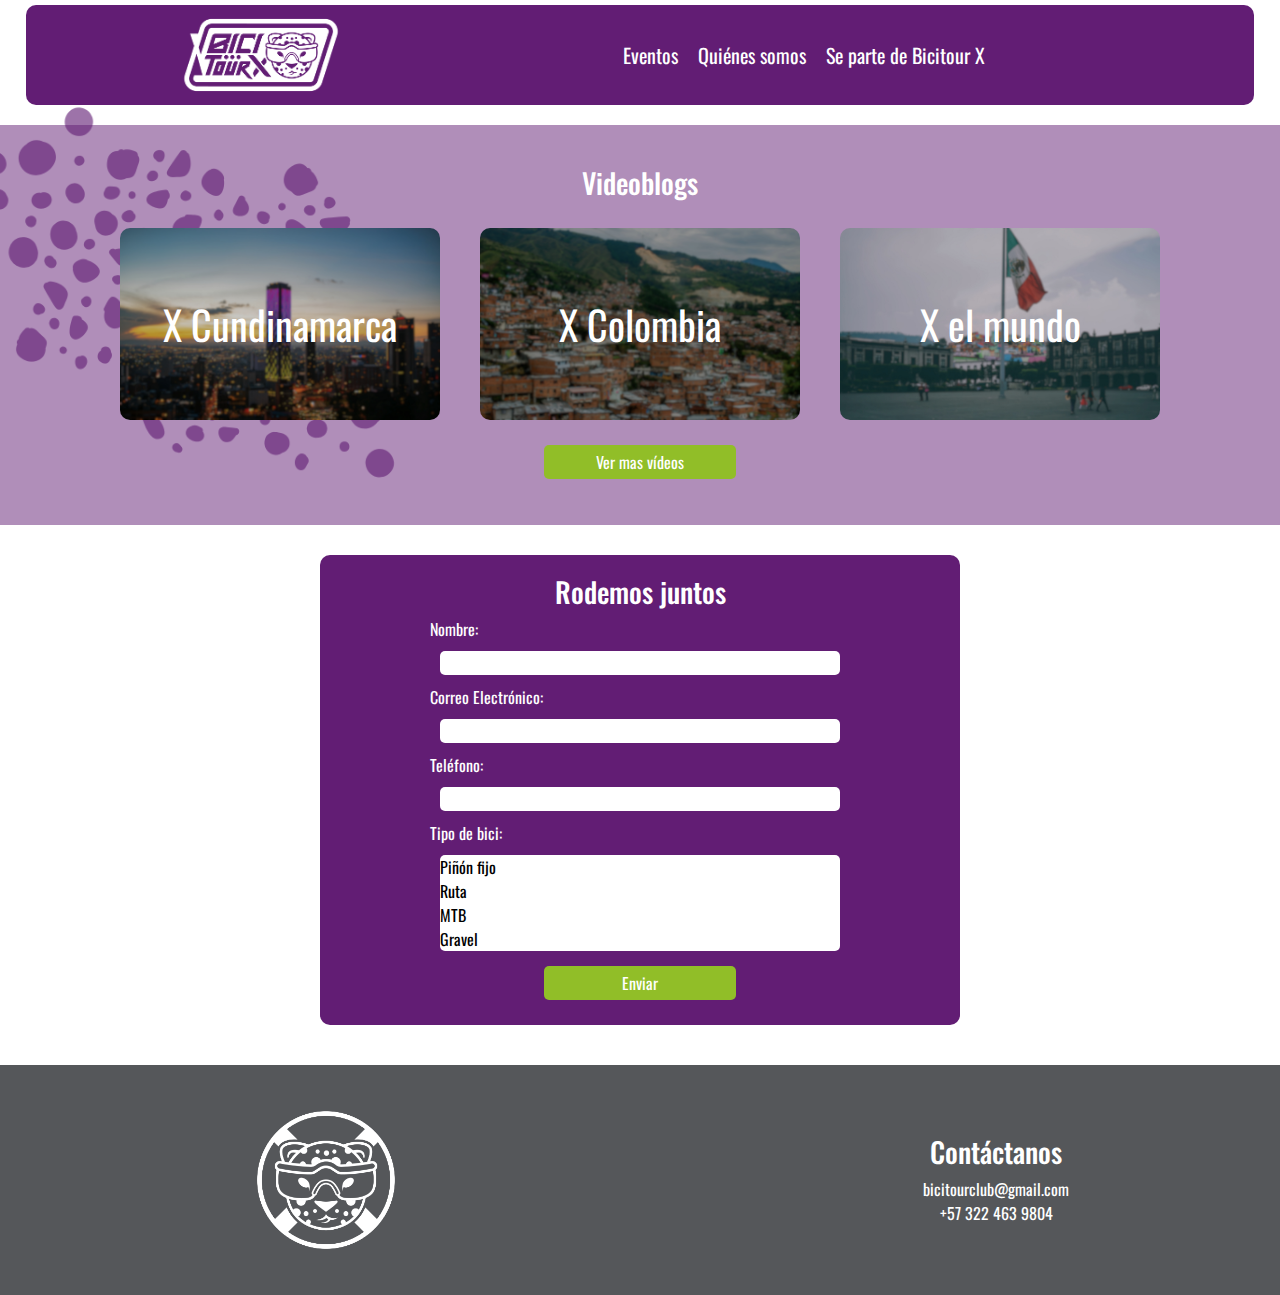
<file: index.html>
<!DOCTYPE html>
<html lang="en">

<head>
    <meta charset="UTF-8">
    <meta name="viewport" content="width=device-width, initial-scale=1.0">
    <link href="https://cdn.jsdelivr.net/npm/bootstrap@5.3.3/dist/css/bootstrap.min.css" rel="stylesheet"
        integrity="sha384-QWTKZyjpPEjISv5WaRU9OFeRpok6YctnYmDr5pNlyT2bRjXh0JMhjY6hW+ALEwIH" crossorigin="anonymous">
    <link rel="stylesheet" href="./assets/css/header.css">
    <link rel="stylesheet" href="./assets/css/seccion1.css">
    <link rel="stylesheet" href="./assets/css/videoblogs.css">
    <link rel="stylesheet" href="./assets/css/formulario.css">
    <link rel="stylesheet" href="./assets/css/footer.css">
    <link rel="stylesheet" href="https://cdnjs.cloudflare.com/ajax/libs/font-awesome/6.5.2/css/all.min.css" integrity="sha512-SnH5WK+bZxgPHs44uWIX+LLJAJ9/2PkPKZ5QiAj6Ta86w+fsb2TkcmfRyVX3pBnMFcV7oQPJkl9QevSCWr3W6A==" crossorigin="anonymous" referrerpolicy="no-referrer" />
    <link href="https://fonts.googleapis.com/css2?family=Oswald:wght@200..700&display=swap" rel="stylesheet">
    <link rel="icon" href="./assets/media/icono bicitour blanco.png">
    <title>Bicitour X</title>
</head>

<body>
    <header>
        <div class="headerLogo">
            <a href="./index.html"><img src="./assets/media/logo bicitour.png" alt="Logotipo Bicitour X"></a>
        </div>
        <div class="headerMenu">
            <ul class="headerList">
                <li><a href="./eventos.html">Eventos</a></li>
                <li><a href="./quienesSomos.html">Quiénes somos</a></li>
                <li><a href="./sePartedeBicitour.html">Se parte de Bicitour X</a></li>
            </ul>
        </div>
    </header>
    <!-- <section>
        <div id="carouselExampleAutoplaying" class="carousel slide fotosDestacadas" data-bs-ride="carousel">
            <div class="carousel-inner">
                <div class="carousel-item active">
                    <img src="./assets/media/community-concept-with-group-people.jpg" class="d-block w-100" alt="...">
                </div>
                <div class="carousel-item">
                    <img src="./assets/media/happy-african-woman-rides-modern-motorbike-park-looking-camera.jpg" class="d-block w-100" alt="...">
                </div>
                <div class="carousel-item">
                    <img src="./assets/media/portrait-athlete-competing-olympic-games-tournament.jpg" class="d-block w-100" alt="...">
                </div>
            </div>
            <button class="carousel-control-prev" type="button" data-bs-target="#carouselExampleAutoplaying"
                data-bs-slide="prev">
                <span class="carousel-control-prev-icon" aria-hidden="true"></span>
                <span class="visually-hidden">Previous</span>
            </button>
            <button class="carousel-control-next" type="button" data-bs-target="#carouselExampleAutoplaying"
                data-bs-slide="next">
                <span class="carousel-control-next-icon" aria-hidden="true"></span>
                <span class="visually-hidden">Next</span>
            </button>
        </div>
    </section> -->
    <section class="videoblogs">
        <h3>Videoblogs</h3>
        <div class="boxesVideoblogs">
            <a href="https://youtube.com/playlist?list=PLhKqyTb1zsV6OAPoK_BTnjXYs7vrudODO&si=TomG-SWfEWFe-2dz" class="bogota" target="_blank"><button>X Cundinamarca</button></a>
            <a href="https://youtube.com/playlist?list=PLhKqyTb1zsV6VMruHlDV0X-Z2WwA0gSyJ&si=pb0z4EhLt_Y1WKBC" class="colombia" target="_blank"><button>X Colombia</button></a>
            <a href="https://www.youtube.com/watch?v=ox666PHwvzU&list=PLhKqyTb1zsV6wMnjqutaoxxfOa1u2onfS" class="mundo" target="_blank"><button>X el mundo</button></a>
        </div>
        <div>
            <a href="https://www.youtube.com/@clubbicitour4903" target="_blank"><button class="boton">Ver mas vídeos</button></a>
        </div>
    </section>
    <section class="formulario">
        <div class="formularioRegistro">
            <form action="">
                <h3>Rodemos juntos</h3>
                <label for="nombre">Nombre:</label>
                <input type="text" id="nombre" name="nombre">
                <span class="span-message" id="span-name"></span>

                <label for="email">Correo Electrónico:</label>
                <input type="email" id="email" name="email" required>
                <span class="span-messageEmail" id=""></span>

                <label for="telefono">Teléfono:</label>
                <input type="tel" id="telefono" name="telefono" >

                <label for="opcion">Tipo de bici:</label>
                <select id="opciones" name="opcion" multiple size="4">
                    <option value="opcion1">Piñón fijo</option>
                    <option value="opcion2">Ruta</option>
                    <option value="opcion3">MTB</option>
                    <option value="opcion3">Gravel</option>
                </select>

                <div class="cajaBoton">
                    <button type="submit" class="boton" id="boton">Enviar</button>
                </div>
            </form>
        </div>
    </section>
    <footer>
        <div class="iconoFooter">
            <img src="./assets/media/icono bicitour blanco.png" alt="iconoBicitourX">
        </div>

        <div class="redesSociales">
            <ul>
                <li>
                    <a href="https://www.instagram.com/bicitour_x/" target="_blank"><i class="fa-brands fa-instagram"></i></a>
                </li>
                <li>
                    <a href="https://www.facebook.com/bicitourxcundinamarca8" target="_blank"><i class="fa-brands fa-facebook"></i></a>
                </li>
                <li>
                    <a href="https://www.youtube.com/@club_bicitour_x/" target="_blank"><i class="fa-brands fa-youtube"></i></a>
                </li>
            </ul>
        </div>

        <div class="contactanos">
            <h3>Contáctanos</h3>
            <p>bicitourclub@gmail.com</p>
            <p>+57 322 463 9804</p>
        </div>

        <!--<p>© Bicitour X desde el 2018</p> -->
    </footer>
    <script src="./assets/js/formulario.js"></script>
</body>

</html>
</file>
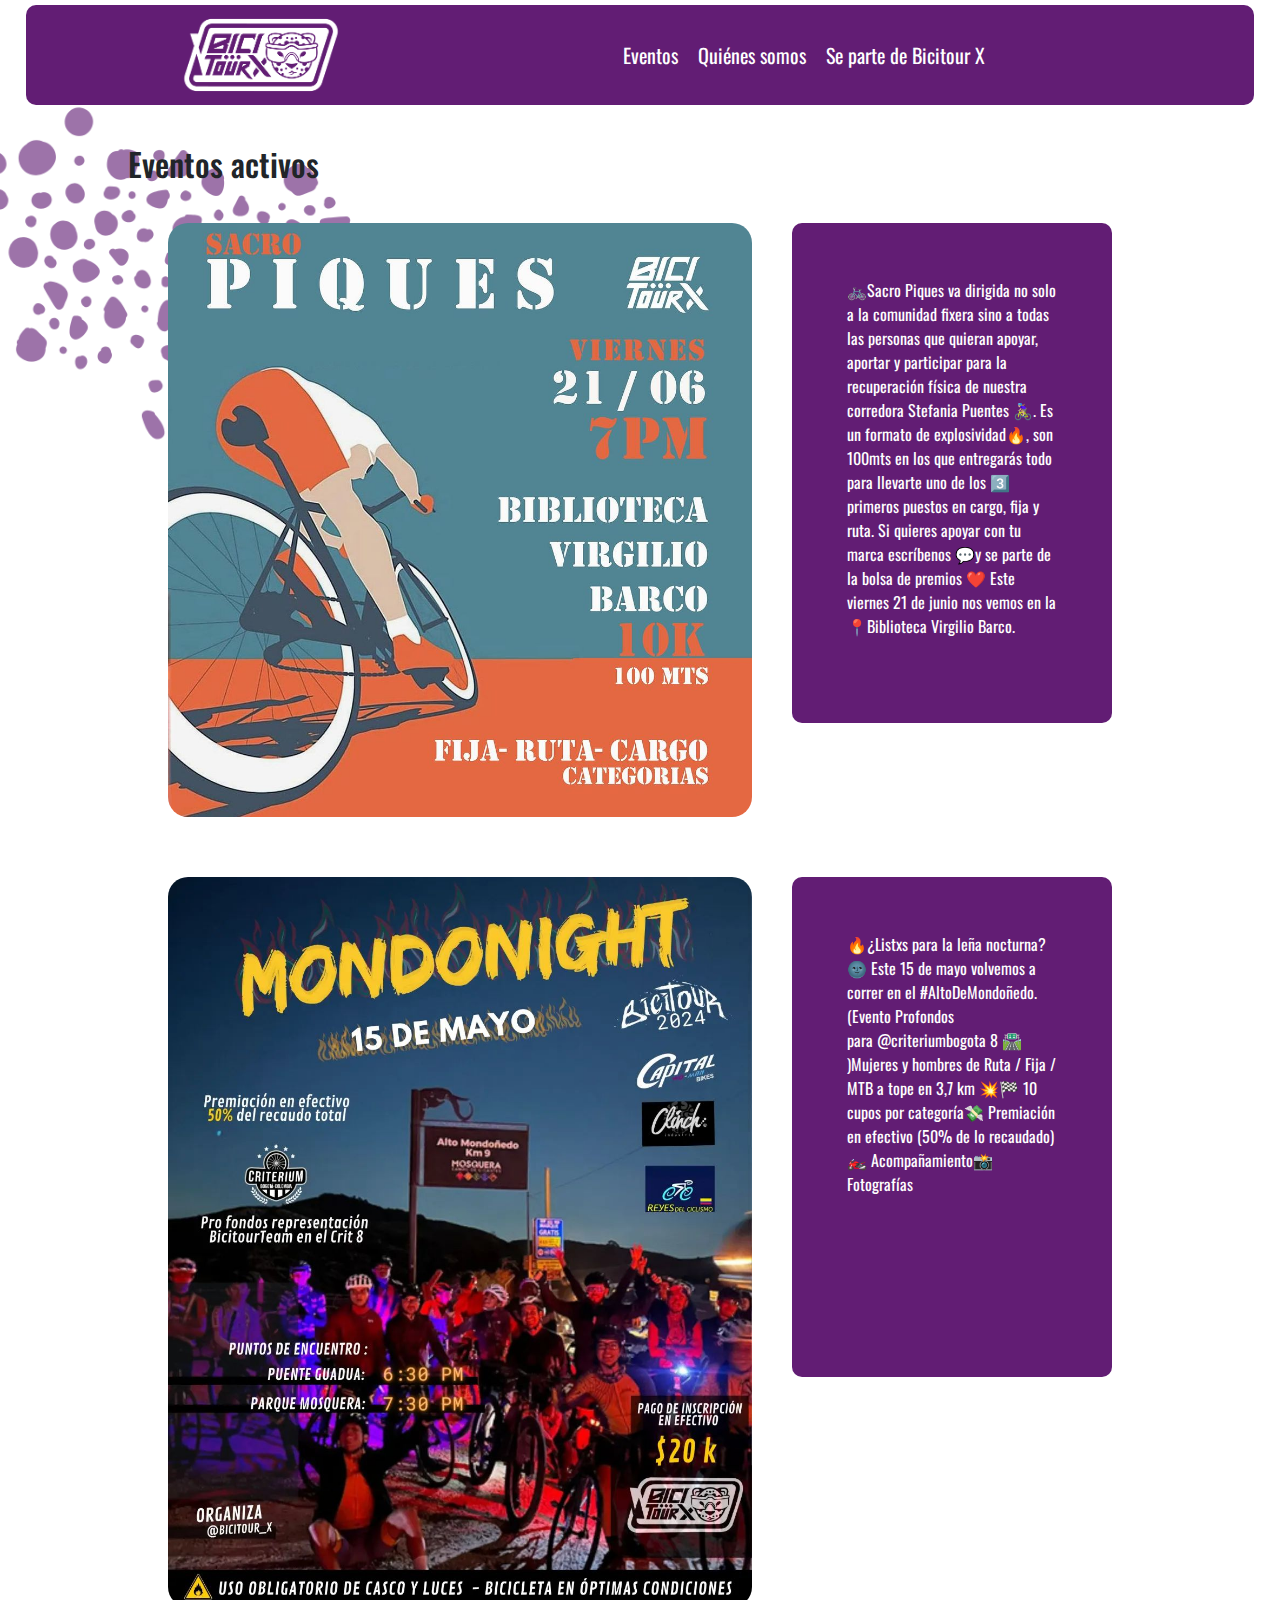
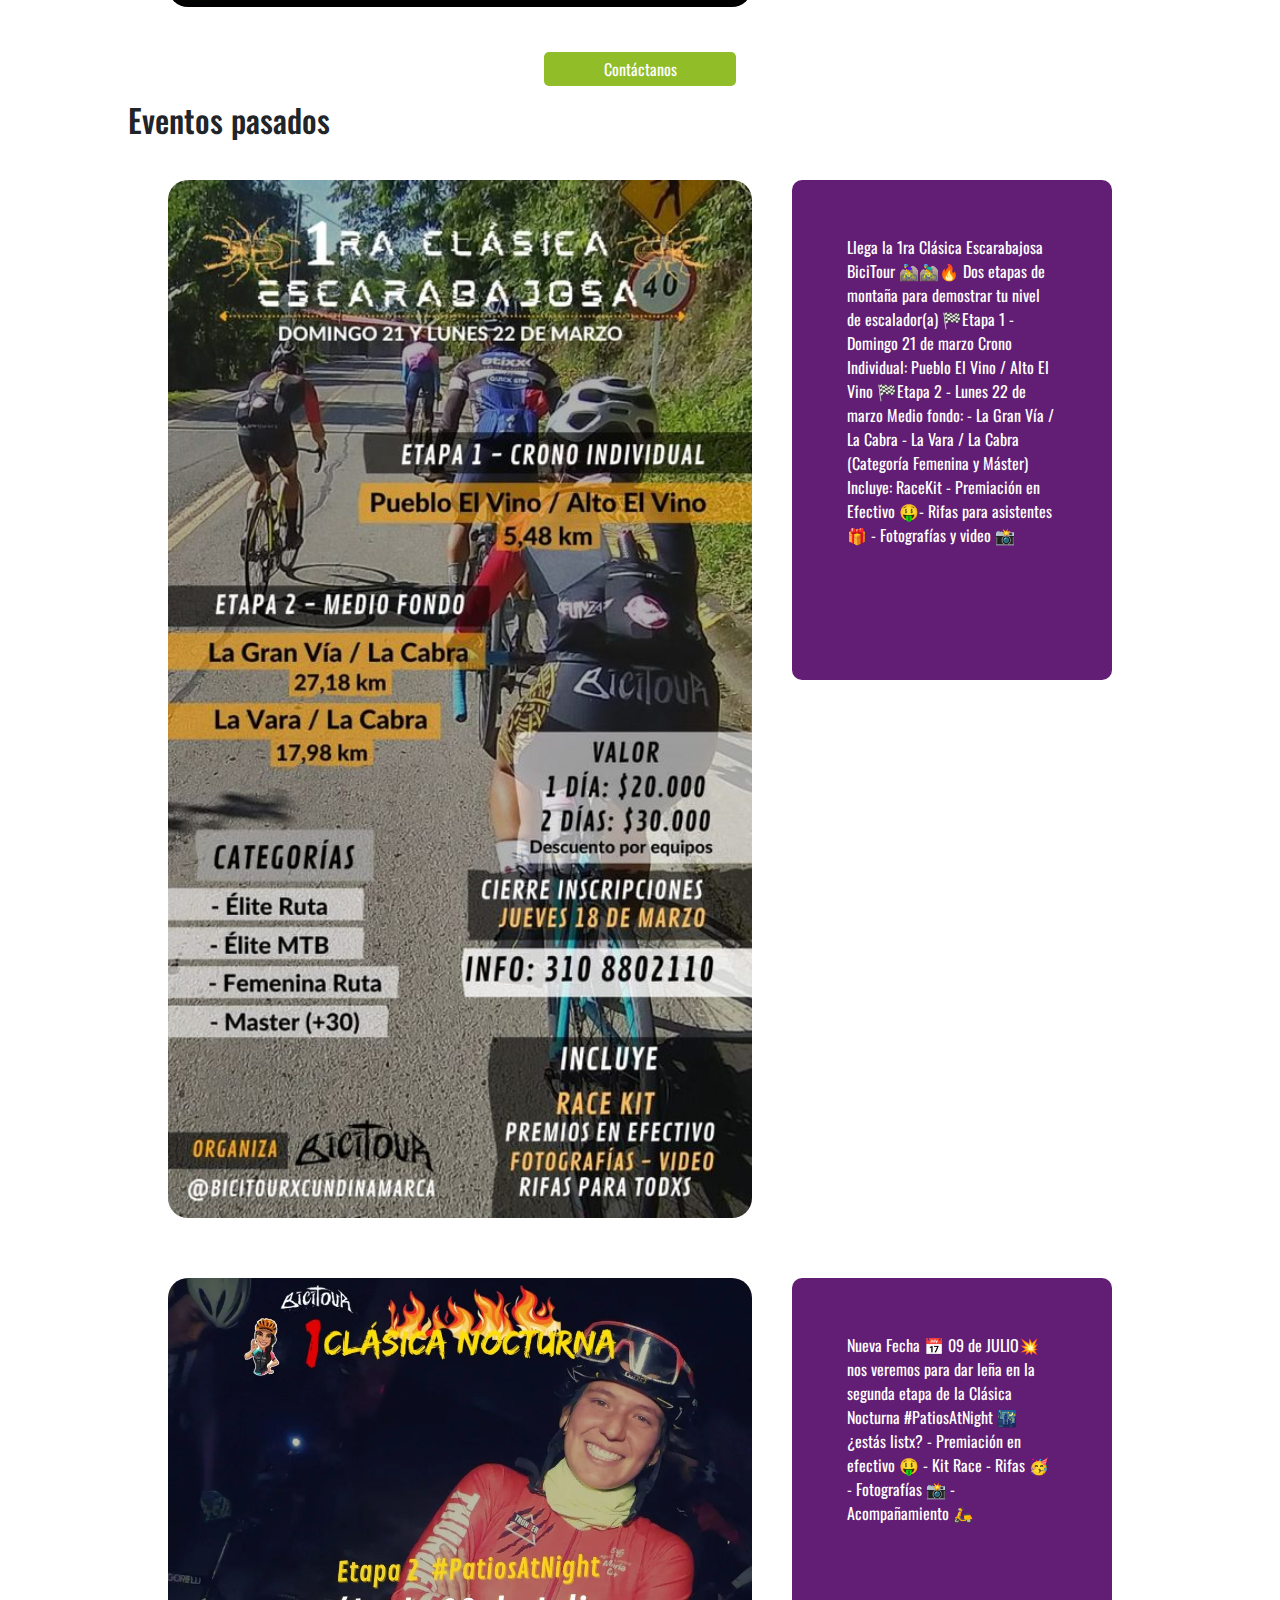
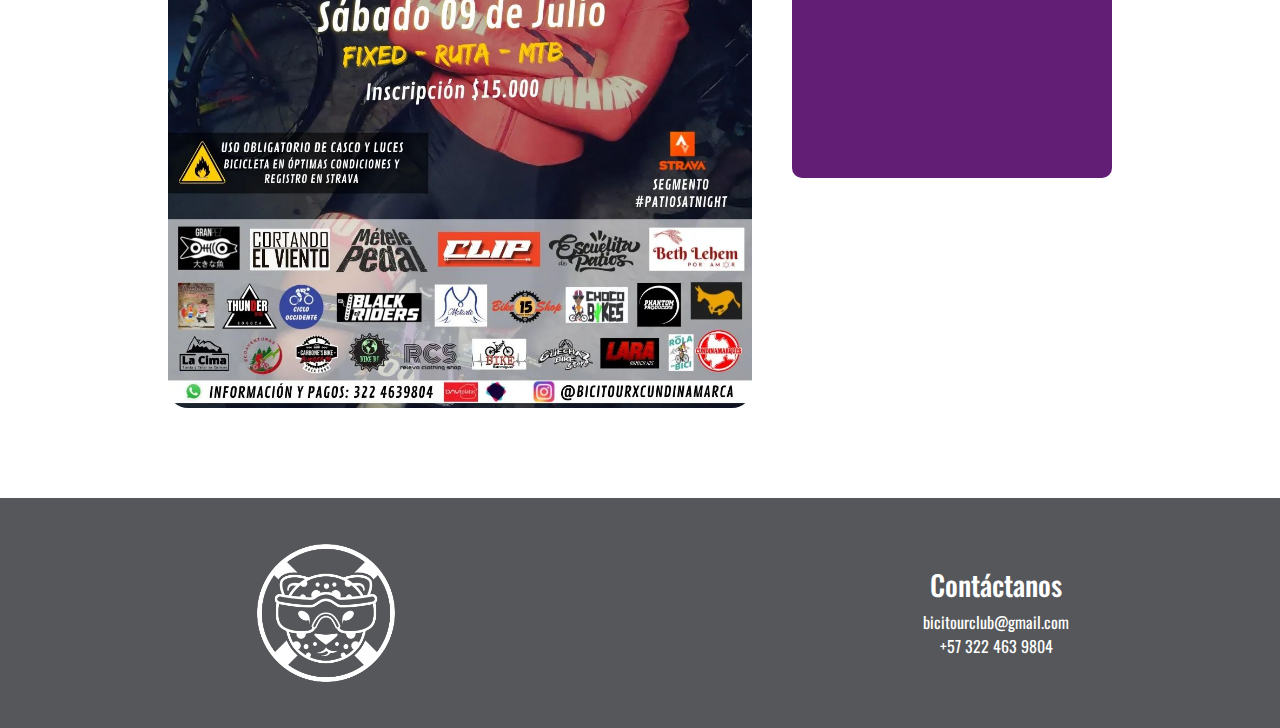
<file: eventos.html>
<!DOCTYPE html>
<html lang="en">

<head>
    <meta charset="UTF-8">
    <meta name="viewport" content="width=device-width, initial-scale=1.0">
    <link href="https://cdn.jsdelivr.net/npm/bootstrap@5.3.3/dist/css/bootstrap.min.css" rel="stylesheet"
        integrity="sha384-QWTKZyjpPEjISv5WaRU9OFeRpok6YctnYmDr5pNlyT2bRjXh0JMhjY6hW+ALEwIH" crossorigin="anonymous">
    <link rel="stylesheet" href="./assets/css/header.css">
    <link rel="stylesheet" href="./assets/css/seccion1.css">
    <link rel="stylesheet" href="./assets/css/videoblogs.css">
    <link rel="stylesheet" href="./assets/css/formulario.css">
    <link rel="stylesheet" href="./assets/css/footer.css">
    <link rel="stylesheet" href="./assets/css/eventos.css">
    <link rel="stylesheet" href="https://cdnjs.cloudflare.com/ajax/libs/font-awesome/6.5.2/css/all.min.css"
        integrity="sha512-SnH5WK+bZxgPHs44uWIX+LLJAJ9/2PkPKZ5QiAj6Ta86w+fsb2TkcmfRyVX3pBnMFcV7oQPJkl9QevSCWr3W6A=="
        crossorigin="anonymous" referrerpolicy="no-referrer" />
    <link href="https://fonts.googleapis.com/css2?family=Oswald:wght@200..700&display=swap" rel="stylesheet">
    <link rel="icon" href="./assets/media/icono bicitour blanco.png">
    <title>Bicitour X</title>
</head>

<body>
    <header>
        <div class="headerLogo">
            <a href="./index.html"><img src="./assets/media/logo bicitour.png" alt="Logotipo Bicitour X"></a>
        </div>
        <div class="headerMenu">
            <ul class="headerList">
                <li><a href="">Eventos</a></li>
                <li><a href="./quienesSomos.html">Quiénes somos</a></li>
                <li><a href="">Se parte de Bicitour X</a></li>
            </ul>
        </div>
    </header>

    <section class="eventos">
        <div class="eventosActivos">
            <h2>Eventos activos</h2>
            <div class="cajaEventos">
                <img src="./assets/media/Piques2106.jpg" alt="">
                <p>🚲Sacro Piques va dirigida no solo a la comunidad fixera sino a todas las personas que quieran
                    apoyar, aportar y participar para la recuperación física de nuestra corredora Stefania
                    Puentes 🚴🏼‍♀️. Es un formato de explosividad🔥, son 100mts en los que entregarás todo para
                    llevarte uno de los 3️⃣ primeros puestos en cargo, fija y ruta.
                    Si quieres apoyar con tu marca escríbenos 💬y se parte de la bolsa de premios ❤️
                    Este viernes 21 de junio nos vemos en la 📍Biblioteca Virgilio Barco.</p>
            </div>
            <div class="cajaEventos">
                <img src="./assets/media/mondoniedo.jpg" alt="">
                <p>🔥¿Listxs para la leña nocturna? 🌚 Este 15 de mayo volvemos a correr en el #AltoDeMondoñedo.(Evento
                    Profondos para @criteriumbogota 8 🛣️ )Mujeres y hombres de Ruta / Fija / MTB a tope en 3,7 km 💥🏁
                    10 cupos por categoría💸 Premiación en efectivo (50% de lo recaudado)🏍️ Acompañamiento📸
                    Fotografías</p>
            </div>
            <div class="botonEventos">
                <a href="https://wa.me/message/HSXUQ7TPHT5KM1" target="_blank">
                    <button class="boton">Contáctanos</button>
                </a>
            </div>
        </div>
        <div class="eventosPasados">
            <h2>Eventos pasados</h2>
            <div class="cajaEventos">
                <img src="./assets/media/clasicaEscarabajosa.jpg" alt="">
                <p>Llega la 1ra Clásica Escarabajosa BiciTour 🚵‍♀️🚵‍♂️🔥
                    Dos etapas de montaña para demostrar tu nivel de escalador(a)
                    🏁Etapa 1 - Domingo 21 de marzo
                    Crono Individual: Pueblo El Vino / Alto El Vino
                    🏁Etapa 2 - Lunes 22 de marzo
                    Medio fondo: - La Gran Vía / La Cabra
                    - La Vara / La Cabra (Categoría Femenina y Máster)
                    Incluye: RaceKit - Premiación en Efectivo 🤑- Rifas para asistentes 🎁 - Fotografías y video 📸</p>
            </div>
            <div class="cajaEventos">
                <img src="./assets/media/clasicaNocturna.jpg" alt="">
                <p>Nueva Fecha 📅 09 de JULIO💥 nos veremos para dar leña en la segunda etapa de la Clásica Nocturna
                    #PatiosAtNight 🌃 ¿estás listx?
                    - Premiación en efectivo 🤑
                    - Kit Race
                    - Rifas 🥳
                    - Fotografías 📸
                    - Acompañamiento 🛵</p>
            </div>
        </div>
    </section>

    <footer>
        <div class="iconoFooter">
            <img src="./assets/media/icono bicitour blanco.png" alt="iconoBicitourX">
        </div>

        <div class="redesSociales">
            <ul>
                <li>
                    <a href="https://www.instagram.com/bicitour_x/" target="_blank"><i
                            class="fa-brands fa-instagram"></i></a>
                </li>
                <li>
                    <a href="https://www.facebook.com/bicitourxcundinamarca8" target="_blank"><i
                            class="fa-brands fa-facebook"></i></a>
                </li>
                <li>
                    <a href="https://www.youtube.com/@club_bicitour_x/" target="_blank"><i
                            class="fa-brands fa-youtube"></i></a>
                </li>
            </ul>
        </div>

        <div class="contactanos">
            <h3>Contáctanos</h3>
            <p>bicitourclub@gmail.com</p>
            <p>+57 322 463 9804</p>
        </div>

        <!--<p>© Bicitour X desde el 2018</p> -->
    </footer>
</body>

</html>
</file>
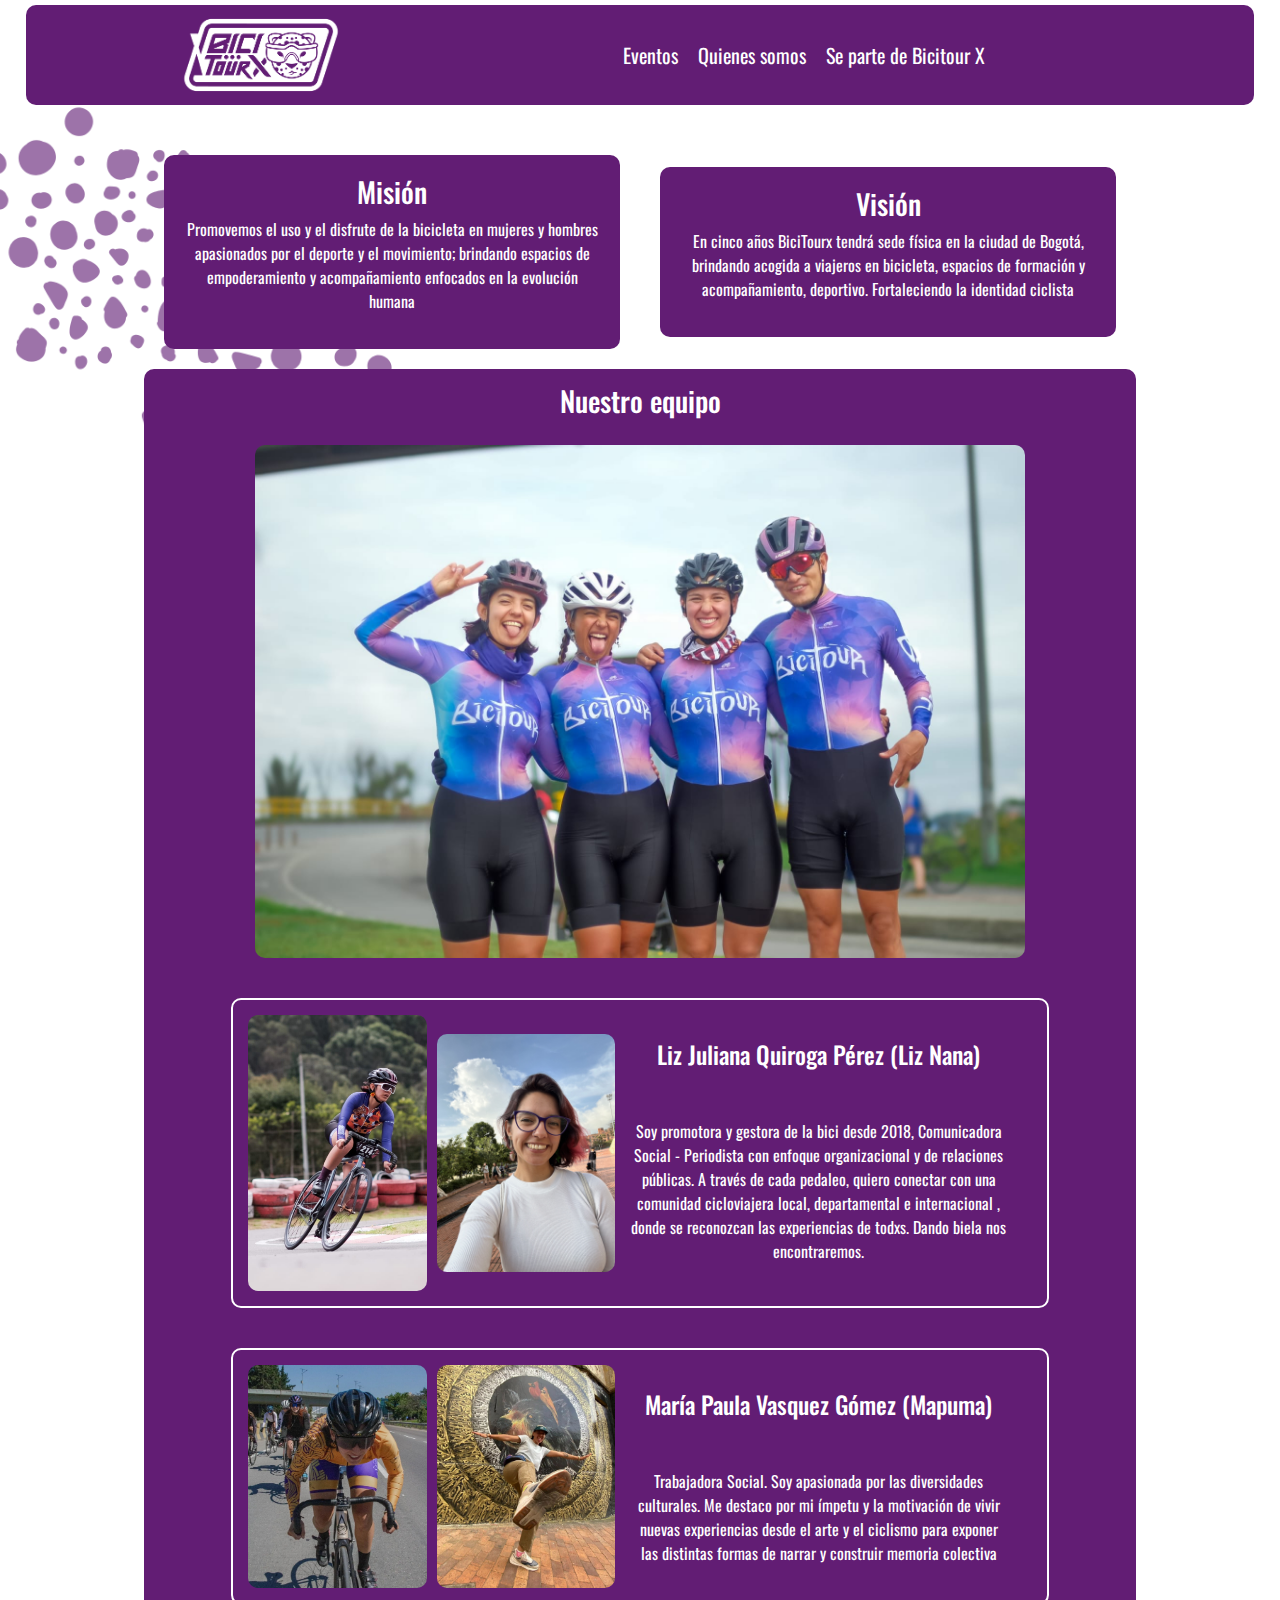
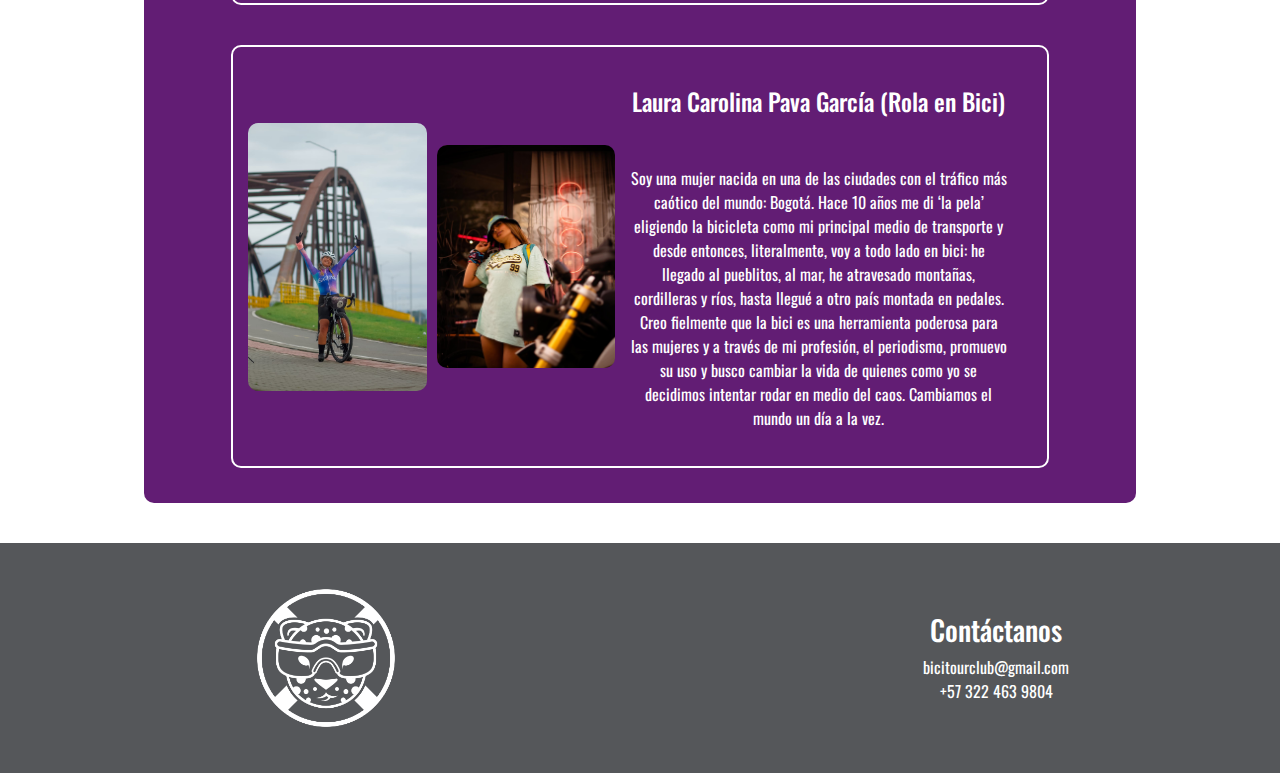
<file: quienesSomos.html>
<!DOCTYPE html>
<html lang="en">

<head>
    <meta charset="UTF-8">
    <meta name="viewport" content="width=device-width, initial-scale=1.0">
    <link href="https://cdn.jsdelivr.net/npm/bootstrap@5.3.3/dist/css/bootstrap.min.css" rel="stylesheet"
        integrity="sha384-QWTKZyjpPEjISv5WaRU9OFeRpok6YctnYmDr5pNlyT2bRjXh0JMhjY6hW+ALEwIH" crossorigin="anonymous">
    <link rel="stylesheet" href="./assets/css/header.css">
    <link rel="stylesheet" href="./assets/css/seccion1.css">
    <link rel="stylesheet" href="./assets/css/videoblogs.css">
    <link rel="stylesheet" href="./assets/css/formulario.css">
    <link rel="stylesheet" href="./assets/css/footer.css">
    <link rel="stylesheet" href="./assets/css/quienesSomos.css">
    <link rel="stylesheet" href="https://cdnjs.cloudflare.com/ajax/libs/font-awesome/6.5.2/css/all.min.css"
        integrity="sha512-SnH5WK+bZxgPHs44uWIX+LLJAJ9/2PkPKZ5QiAj6Ta86w+fsb2TkcmfRyVX3pBnMFcV7oQPJkl9QevSCWr3W6A=="
        crossorigin="anonymous" referrerpolicy="no-referrer" />
    <link href="https://fonts.googleapis.com/css2?family=Oswald:wght@200..700&display=swap" rel="stylesheet">
    <link rel="icon" href="./assets/media/icono bicitour blanco.png">
    <title>Bicitour X</title>
</head>

<body>
    <header>
        <div class="headerLogo">
            <a href="./index.html"><img src="./assets/media/logo bicitour.png" alt="Logotipo Bicitour X"></a>
        </div>
        <div class="headerMenu">
            <ul class="headerList">
                <li><a href="./eventos.html">Eventos</a></li>
                <li><a href="./quienesSomos.html">Quienes somos</a></li>
                <li><a href="./sePartedeBicitour.html">Se parte de Bicitour X</a></li>
            </ul>
        </div>
    </header>
    <section class="quienesSomos">
        <div class="misionVisionBox">
            <div class="misionVision">
                <h3>Misión</h3>
                <p>Promovemos el uso y el disfrute de la bicicleta en mujeres y hombres apasionados por el deporte y el
                    movimiento; brindando espacios de empoderamiento y acompañamiento enfocados en la evolución humana
                </p>
            </div>

            <div class="misionVision">
                <h3>Visión</h3>
                <p>En cinco años BiciTourx tendrá sede física en la ciudad de Bogotá, brindando acogida a viajeros en
                    bicicleta, espacios de formación y acompañamiento, deportivo. Fortaleciendo la identidad ciclista
                </p>
            </div>
        </div>

        <div class="nuestroEquipo">
            <h3>Nuestro equipo</h3>
            <img src="./assets/media/qs equipo.jpg" alt="equipoBicitour" width="80%">

            <div class="perfilesEquipo">
                <div class="fotosPerfil">
                    <img src="./assets/media/biciLiz.jpg" alt="">
                    <img src="./assets/media/normiLiz.jpg" alt="">
                </div>
                <div class="textoPerfil">
                    <h4>Liz Juliana Quiroga Pérez (Liz Nana)</h4>
                    <p>Soy promotora y gestora de la bici desde 2018, Comunicadora Social - Periodista con enfoque organizacional y de relaciones públicas. A través de cada pedaleo, quiero conectar con una comunidad cicloviajera local, departamental e internacional , donde se reconozcan las experiencias de todxs. Dando biela nos encontraremos.</p>
                </div>
            </div>
            <div class="perfilesEquipo">
                <div class="fotosPerfil">
                    <img src="./assets/media/biciMapu.jpg" alt="">
                    <img src="./assets/media/normiMapu.jpg" alt="">
                </div>
                <div class="textoPerfil">
                    <h4>María Paula Vasquez Gómez (Mapuma)</h4>
                    <p>Trabajadora Social. Soy apasionada por las diversidades culturales. Me destaco por mi ímpetu  y la motivación de vivir nuevas experiencias desde el arte y el ciclismo para exponer las distintas formas de narrar y construir memoria colectiva</p>
                </div>
            </div>
            <div class="perfilesEquipo">
                <div class="fotosPerfil">
                    <img src="./assets/media/biciRola.JPG" alt="">
                    <img src="./assets/media/normiRola.JPG" alt="">
                </div>
                <div class="textoPerfil">
                    <h4>Laura Carolina Pava García (Rola en Bici)</h4>
                    <p>Soy una mujer nacida en una de las ciudades con el tráfico más caótico del mundo: Bogotá. Hace 10 años me di ‘la pela’ eligiendo la bicicleta como mi principal medio de transporte y desde entonces, literalmente, voy a todo lado en bici: he llegado al pueblitos, al mar, he atravesado montañas, cordilleras y ríos, hasta llegué a otro país montada en pedales. Creo fielmente que la bici es una herramienta poderosa para las mujeres y a través de mi profesión, el periodismo, promuevo su uso y busco cambiar la vida de quienes como yo se decidimos intentar rodar en medio del caos. Cambiamos el mundo un día a la vez.</p>
                </div>
            </div>
        </div>
    </section>
    <footer>
        <div class="iconoFooter">
            <img src="./assets/media/icono bicitour blanco.png" alt="iconoBicitourX">
        </div>

        <div class="redesSociales">
            <ul>
                <li>
                    <a href="https://www.instagram.com/bicitour_x/" target="_blank"><i
                            class="fa-brands fa-instagram"></i></a>
                </li>
                <li>
                    <a href="https://www.facebook.com/bicitourxcundinamarca8" target="_blank"><i
                            class="fa-brands fa-facebook"></i></a>
                </li>
                <li>
                    <a href="https://www.youtube.com/@club_bicitour_x/" target="_blank"><i
                            class="fa-brands fa-youtube"></i></a>
                </li>
            </ul>
        </div>

        <div class="contactanos">
            <h3>Contáctanos</h3>
            <p>bicitourclub@gmail.com</p>
            <p>+57 322 463 9804</p>
        </div>

        <!--<p>© Bicitour X desde el 2018</p> -->
    </footer>
</body>

</html>
</file>
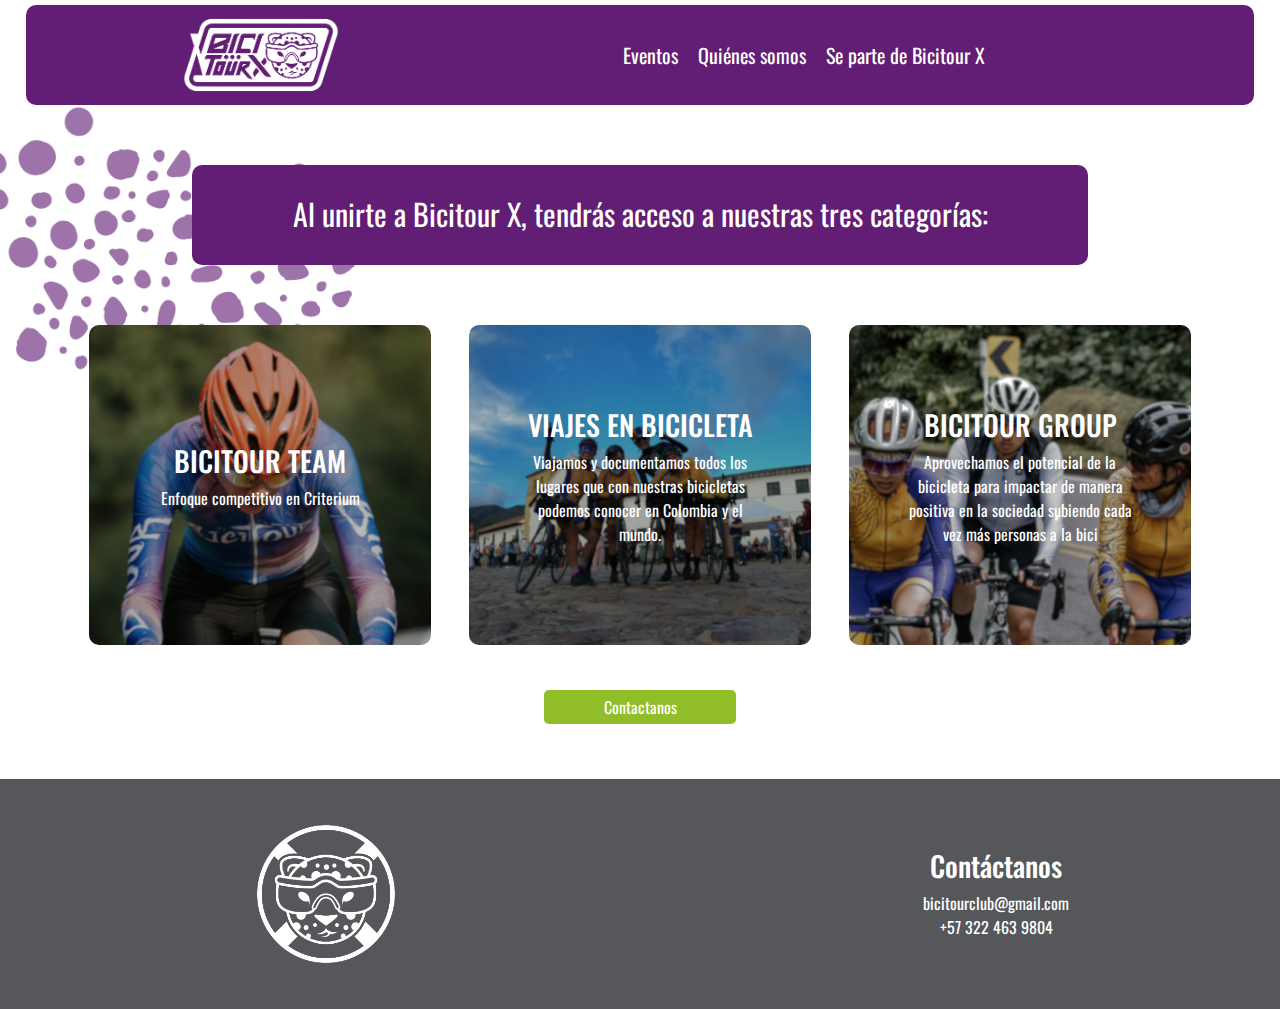
<file: sePartedeBicitour.html>
<!DOCTYPE html>
<html lang="en">
<head>
    <meta charset="UTF-8">
    <meta name="viewport" content="width=device-width, initial-scale=1.0">
    <link href="https://cdn.jsdelivr.net/npm/bootstrap@5.3.3/dist/css/bootstrap.min.css" rel="stylesheet"
        integrity="sha384-QWTKZyjpPEjISv5WaRU9OFeRpok6YctnYmDr5pNlyT2bRjXh0JMhjY6hW+ALEwIH" crossorigin="anonymous">
    <link rel="stylesheet" href="./assets/css/header.css">
    <link rel="stylesheet" href="./assets/css/seccion1.css">
    <link rel="stylesheet" href="./assets/css/videoblogs.css">
    <link rel="stylesheet" href="./assets/css/formulario.css">
    <link rel="stylesheet" href="./assets/css/footer.css">
    <link rel="stylesheet" href="./assets/css/sePartedeBicitour.css">
    <link rel="stylesheet" href="https://cdnjs.cloudflare.com/ajax/libs/font-awesome/6.5.2/css/all.min.css" integrity="sha512-SnH5WK+bZxgPHs44uWIX+LLJAJ9/2PkPKZ5QiAj6Ta86w+fsb2TkcmfRyVX3pBnMFcV7oQPJkl9QevSCWr3W6A==" crossorigin="anonymous" referrerpolicy="no-referrer" />
    <link href="https://fonts.googleapis.com/css2?family=Oswald:wght@200..700&display=swap" rel="stylesheet">
    <link rel="icon" href="./assets/media/icono bicitour blanco.png">
    <title>Bicitour X</title>
</head>
<body>
    <header>
        <div class="headerLogo">
            <a href="./index.html"><img src="./assets/media/logo bicitour.png" alt="Logotipo Bicitour X"></a>
        </div>
        <div class="headerMenu">
            <ul class="headerList">
                <li><a href="./eventos.html">Eventos</a></li>
                <li><a href="./quienesSomos.html">Quiénes somos</a></li>
                <li><a href="">Se parte de Bicitour X</a></li>
            </ul>
        </div>
    </header>
    <section class="cajaEnfoques">
        <p class="titulo">Al unirte a Bicitour X, tendrás acceso a nuestras tres categorías:</p>
        <div class="enfoques">
            <div class="bicitourTeam cajaEnfoquesIndividual">
                <h3>BICITOUR TEAM</h3>
                <p>Enfoque competitivo en Criterium</p>
            </div>
            <div class="viajesBicicleta cajaEnfoquesIndividual">
                <h3>VIAJES EN BICICLETA</h3>
                <p>Viajamos y documentamos todos los lugares
                    que con nuestras bicicletas
                    podemos conocer en Colombia y el mundo.
                </p>
            </div>
            <div class="bicitourGroup cajaEnfoquesIndividual">
                <h3>BICITOUR GROUP</h3>
                <p>Aprovechamos el potencial de la
                    bicicleta para impactar de manera
                    positiva en la sociedad subiendo
                    cada vez más personas a la bici
                </p>
            </div>
        </div>
        <div>
            <a href="https://wa.me/message/HSXUQ7TPHT5KM1" target="_blank"><button class="boton">Contactanos</button></a>
        </div>
    </section>

    <footer>
        <div class="iconoFooter">
            <img src="./assets/media/icono bicitour blanco.png" alt="iconoBicitourX">
        </div>

        <div class="redesSociales">
            <ul>
                <li>
                    <a href="https://www.instagram.com/bicitour_x/" target="_blank"><i class="fa-brands fa-instagram"></i></a>
                </li>
                <li>
                    <a href="https://www.facebook.com/bicitourxcundinamarca8" target="_blank"><i class="fa-brands fa-facebook"></i></a>
                </li>
                <li>
                    <a href="https://www.youtube.com/@club_bicitour_x/" target="_blank"><i class="fa-brands fa-youtube"></i></a>
                </li>
            </ul>
        </div>

        <div class="contactanos">
            <h3>Contáctanos</h3>
            <p>bicitourclub@gmail.com</p>
            <p>+57 322 463 9804</p>
        </div>

        <!--<p>© Bicitour X desde el 2018</p> -->
    </footer>    
</body>
</html>
</file>
<file: assets/css/header.css>
*{
    margin: 0px;
    padding: 0px;
    font-family: "Oswald", sans-serif;
}

html{
    height: 100vh;
}

body{
    background-color: white;
    display: flex;
    flex-direction: column;
    align-items: center;
    min-height: 100%;
    background: url(../media/manchasFondo.png) no-repeat;
    background-size: 70%;
    background-position: left -70% top 10%;
}

header{
    background-color: #621D74;
    display: flex ;
    width: 96%;
    height: 100px;
    justify-content: space-evenly;
    border-radius: 10px;
    margin-top: 5px;
    text-align: center;
    margin-bottom: 10px;
}


.headerLogo {
    width: 15%;
    display: flex;
    align-items: center;
    justify-content: center;
}
header img {
    height: 200px;
}

.headerMenu {
    width: 50%;
    display: flex;
    align-items: center;
    justify-content: center;
}

header ul{
    display: flex;
    justify-content: center;
    font-size: 20px;
    font-family: "Oswald", sans-serif;
    margin: 10px;
    padding: 0;

}
header li{
    list-style: none;
    margin: 10px;
    display: flex;
    align-items: center;
}

header a{
    text-decoration: none;
    color: white;
}

@media(max-width:800px){
    body {
        background-size: 250%;
        background-position: left 60% top 10%;
    }
}

@media (max-width: 588px){
    header img {
        height: 180px;
    }
    header ul {
        font-size: 15px;
    }
}

@media (max-width: 487px){
    header img {
        height: 150px;
    }
    .headerMenu {
        width: 55%;
    }
}
</file>
<file: assets/css/seccion1.css>
.fotosDestacadas {
    width: 80%; /* Ajusta el ancho del carrusel */
    height: 500px; /* Ajusta la altura del carrusel */
    margin: auto; /* Centra el carrusel horizontalmente */
}

.fotosDestacadas .carousel-item img {
    width: 100%; 
    height: 100%; 
}
</file>
<file: assets/css/videoblogs.css>
.videoblogs{
    display: flex;
    height: 400px;
    width: 100%;
    flex-direction: column;
    justify-content: center;
    align-items: center;
    color: black;
    font-family: "Oswald", sans-serif;
    background-color: #621D74;
    background-color: rgba(98, 29, 116, 0.5);
    color: white;
    margin: 10px;
}

.videoblogs a{
    text-decoration: none;
    height: 15vw;
}

.boxesVideoblogs{
    display: flex;
    align-items: center;
    justify-content: space-evenly;
}


.boxesVideoblogs button {
    background: none;
    color: white;
    border: none;
}

.bogota{
    width: 25vw;
    height: 25vh;
    background-image: url('../media/Bogota.jpg');
    background-size: cover;
    background-position: center;
    background-repeat: no-repeat;
    margin: 20px;
    border-radius: 10px;
    text-align: center;
    font-size: 40px;
    color: white;
    display: flex;
    justify-content: center;
    align-items: center;
}

.bogota a{
    text-decoration: none;
    color: white;
}
.colombia{
    width: 25vw;
    height: 25vh;
    background-image: url(../media/Medellin.jpg);
    background-size: cover;
    background-position: center;
    background-repeat: no-repeat;
    margin: 20px;
    border-radius: 10px;
    font-size: 40px;
    color: white;
    display: flex;
    justify-content: center;
    align-items: center;
}

.colombia a{
    text-decoration: none;
    color: white;
}
.mundo{
    width: 25vw;
    height: 25vh;
    background-image: url('../media/Mexico.jpg');
    background-size: cover;
    background-position: center;
    background-repeat: no-repeat;
    margin: 20px;
    border-radius: 10px;
    text-align: center;
    font-size: 40px;
    color: white;
    display: flex;
    justify-content: center;
    align-items: center;
}
.mundo a{
    text-decoration: none;
    color: white;
}

@media (max-width: 1050px){
    .videoblogs {
        height: 350px;
    }
}

@media (max-width: 930px){
    .videoblogs {
        height: 330px;
    }
    .boxesVideoblogs button {
        font-size: 30px;
    }
}

@media (max-width: 700px){
    .videoblogs {
        height: 270px;
    }
    .boxesVideoblogs button {
        font-size: 25px;
    }
}

@media (max-width: 600px){
    .boxesVideoblogs {
        display: flex;
        align-items: center;
        justify-content: space-evenly;
        flex-direction: column;
    }
    .videoblogs {
        flex: 1;
    }
    .videoblogs a {
        height: 200px;
        width: 312px;
    }

    .videoblogs h3{
        margin: 10px;
    }
}
</file>
<file: assets/css/formulario.css>
.formularioRegistro{
    background-color: #621D74;
    display: flex;
    color: white;
    width: 50vw;
    justify-content: center;
    border-radius: 10px;
    padding: 20px;
    margin: 20px;
}

.formularioRegistro h3{
    text-align: center
}
.formularioRegistro form {
    display: flex;
    flex-direction: column;
    width: 70%;
}

.formularioRegistro input{
    border-radius: 5px;
    border: none;
    margin: 10px;
}

.formularioRegistro select{
    margin: 10px;
    border: none;
    border-radius: 5px;
}

.cajaBoton{
    display: flex;
    justify-content: center;
}
.boton {
    width: 15vw;
    border: none;
    border-radius: 5px;
    padding: 5px;
    margin: 5px;
    background-color: #91BE28;
    color: white;
}
.span-message {
    color: red;
}

@media(max-width: 1000px){
    .formularioRegistro {
        width: 60vw;
    }    
    .formularioRegistro form {
        width: 70%;
    }
}

@media (max-width: 700px){
    .formularioRegistro {
        width: 80vw;
    }
}

@media (max-width: 645px){
    .boton {
        margin-bottom: 20px;
        width: auto;
    }
}

@media (max-width: 332px){
    .boton {
        width: 22vw;
    }
}
</file>
<file: assets/css/footer.css>
footer {
    display: flex;
    flex-direction: row;
    width: 100%;
    align-items: center;
    background-color: #55575A;
    color: white;
    justify-content: space-evenly;
    margin-top: 20px;
    height: 200px;
    flex: 1;
}

footer img {
    width: 18vw;
}

.redesSociales ul {
    display: flex;
    list-style: none;
    padding: 0;
}

.redesSociales i {
    color: white;
    margin: 10px;
    height: 20px;
    font-size: 30px;
}

.contactanos {
    text-align: center;
}

.contactanos p{
    margin-bottom: 0;
}
</file>
<file: assets/css/eventos.css>
.eventos{
    display: flex;
    flex-direction: column;
    width: 80%;
    margin: 30px;
}

.cajaEventos {
    display: flex;
    margin: 20px;
    justify-content: center;
}

.cajaEventos img{
    width: 30vw;
    margin: 20px;
    border-radius: 20px;
    flex: 1;
}

.cajaEventos p{
    background-color: #621D74;
    border-radius: 10px;
    width: 25vw;
    padding: 55px;
    height: 500px;
    margin: 20px;
    color: white;
}

.botonEventos{
    display: flex;
    justify-content: center;
    margin: 10px;
}

@media (max-width: 1200px){
    .cajaEventos {
        flex-direction: column;
        align-items: center;
    }
    .cajaEventos img{
        width: 50vw;
    }
    .cajaEventos p {
        width: 50vw;
        height: 250px;
        flex: 1;
    }
}

@media (max-width: 700px){
    .cajaEventos img{
        width: 70vw;
    }
    .cajaEventos p {
        width: 70vw;
        height: 250px;
        flex: 1;
    }
}
</file>
<file: assets/css/quienesSomos.css>
.quienesSomos {
    display: flex;
    flex-direction: column;
    align-items: center;
    margin: 20px;
}

.misionVisionBox {
    display: flex;
    width: 80%;
    align-items: center;
}

.misionVision {
    width: 50%;
    margin: 20px;
    padding: 20px;
    text-align: center;
    background-color: rgba(98, 29, 116, 1);
    color: white;
    border-radius: 10px;
}



.nuestroEquipo {
    background-color: #621D74;
    color: white;
    width: 80%;
    text-align: center;
    padding: 15px;
    border-radius: 10px;
    display: flex;
    flex-direction: column;
    align-items: center;
}

.nuestroEquipo img{
    border-radius: 10px;
    margin: 20px;
}
.perfilesEquipo{
    display: flex;
    width: 85%;
    margin: 20px;
    border: 2px solid white;
    border-radius: 10px;
    padding: 10px;
}

.fotosPerfil {
    display: flex;
    flex-direction: row;
    width: 45%;
    align-items: center;
}

.perfilesEquipo img{
    width: 50%;
    margin: 5px;    
}

.textoPerfil {
    width: 50%;
    padding: 10px;
    width: 50%;
    margin-left: 20px;
}

.textoPerfil h4{
    margin-top: 20px;
}
.textoPerfil p{
    margin-top: 50px;
}

@media(max-width: 910px){
    .fotosPerfil {
        justify-content: center;
    }
}

@media(max-width: 800px){
    .misionVisionBox {
        width: 90%;

    }
    .nuestroEquipo {
        width: 90%;
    }
    .perfilesEquipo {
        width: 90%;
        flex-direction: column;
        align-items: center;
    }
    .perfilesEquipo img {
        width: 70%;
    }
    .textoPerfil {
        width: 100%;
    }
}
@media(max-width: 650px){
    .misionVision {
        margin: 10px;
    }
}

@media(max-width: 550px){
    .misionVisionBox {
        flex-direction: column;
    }
    .misionVision {
        width: auto;
    }
}
</file>
<file: assets/css/sePartedeBicitour.css>
.cajaEnfoques{
    display: flex;
    flex-direction: column;
    align-items: center;
    margin: 30px;
}

.titulo{
    background-color: #621D74;
    border-radius: 10px;
    width: 70vw;
    padding: 26px;
    height: 100px;
    margin: 20px;
    color: white;
    font-size: 30px;
    text-align: center;
}

.enfoques {
    display: flex;
    margin: 10px;
    padding: 30px;
    justify-content: space-around;
}

.cajaEnfoquesIndividual{
    width: 30%;
    text-align: center;
    color: white;
    height: 25vw;
    border-radius: 10px;
    display: flex;
    flex-direction: column;
    justify-content: center;
    padding: 50px;
}
.bicitourTeam {
    background: url(../media/team.jpg) no-repeat center;
    background-size: cover;
}

.viajesBicicleta {
    background: url(../media/viajes.jpg);
    background-size: cover;
}

.bicitourGroup {
    background: url(../media/sociall.jpg);
    background-size: cover;
}

@media (max-width: 1070px){
    .titulo {
        width: 80vw;
        display: flex;
        justify-content: center;
        align-items: center;
    }
}

@media (max-width: 1000px){
    .titulo {
        width: 90vw;
        
    }
    .cajaEnfoquesIndividual{
        height: 30vw;
        padding: 20px;
    }
    .cajaEnfoquesIndividual h3 {
        font-size: 20px;
    }
    .enfoques {
        font-size: 12px;
        padding: 0px;
    }
}

@media (max-width: 830px){
    .titulo {
        font-size: 25px;
    }
}

@media (max-width: 700px){
    .titulo {
        font-size: 20px;
    }
}

@media(max-width:600px){
    .cajaEnfoquesIndividual{
        font-size: 10px;
    }
    .cajaEnfoquesIndividual h3 {
        font-size: 15px;
    }
}
</file>
